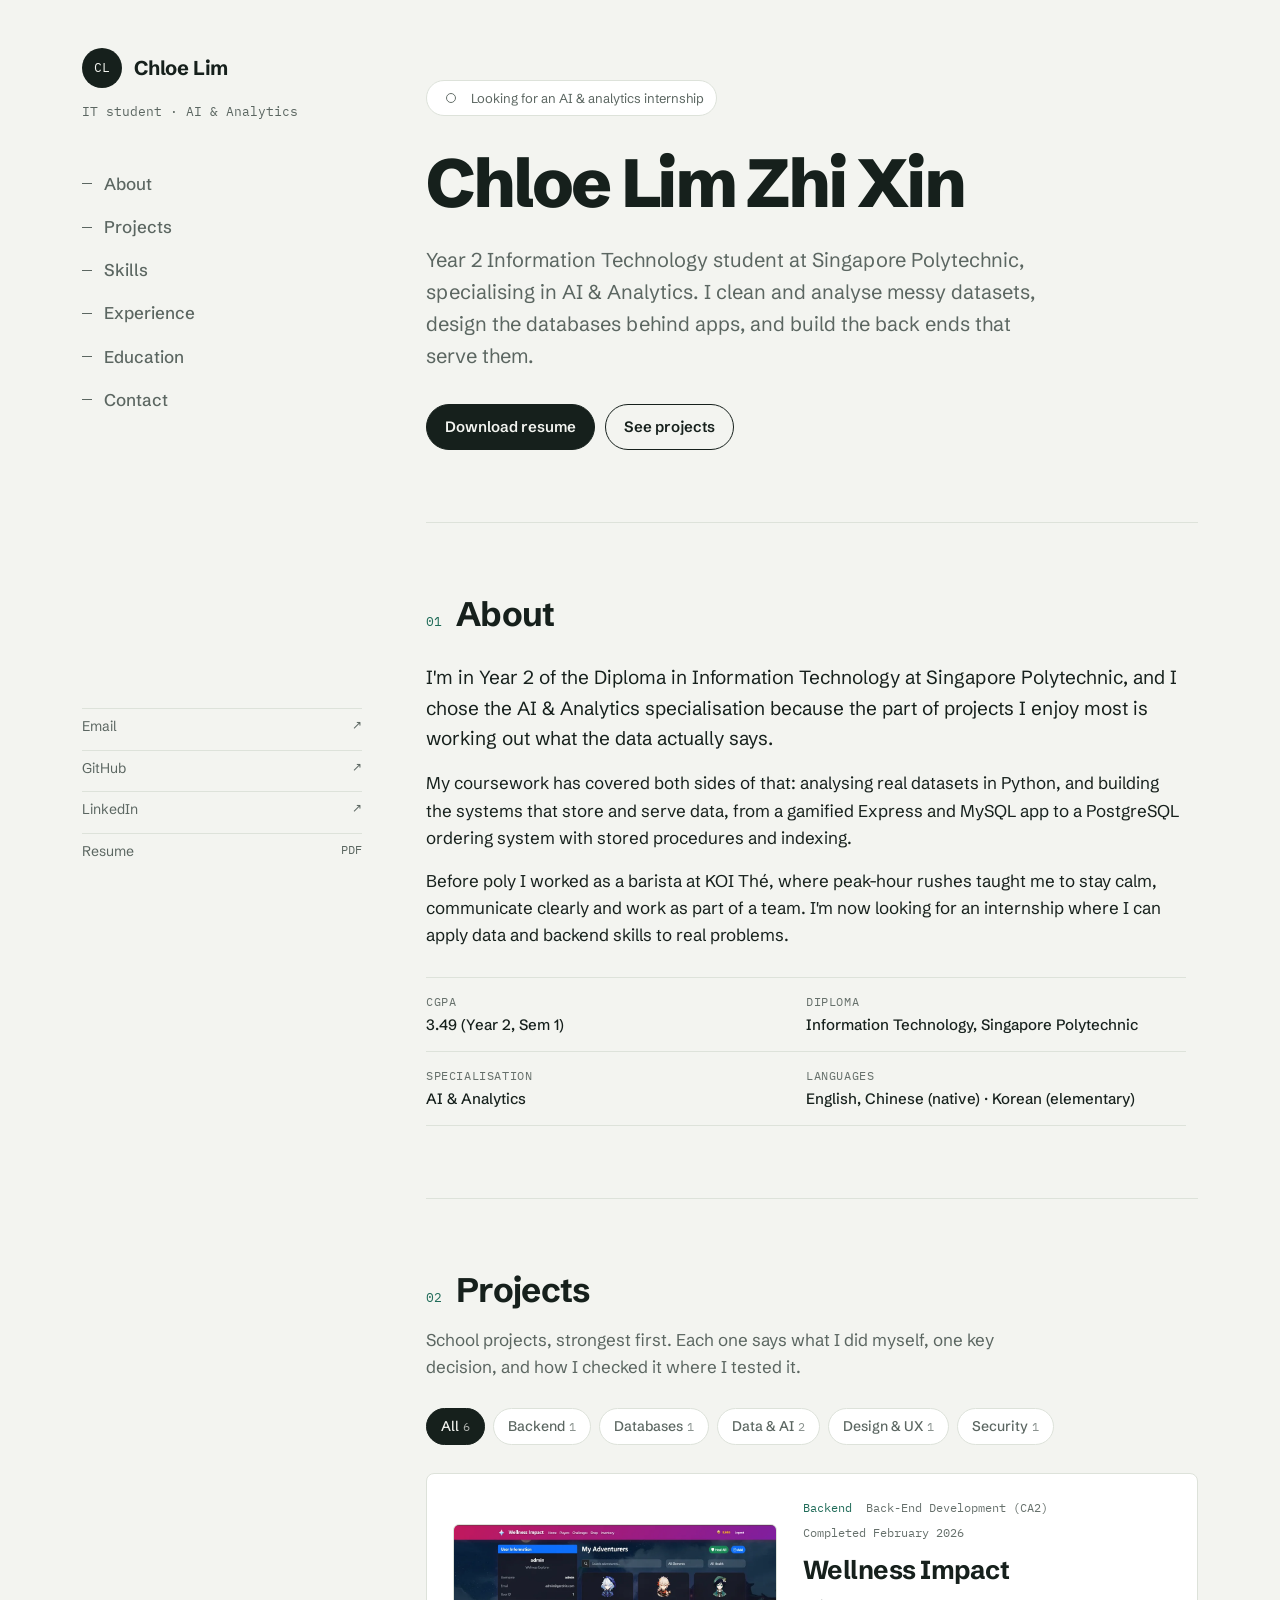
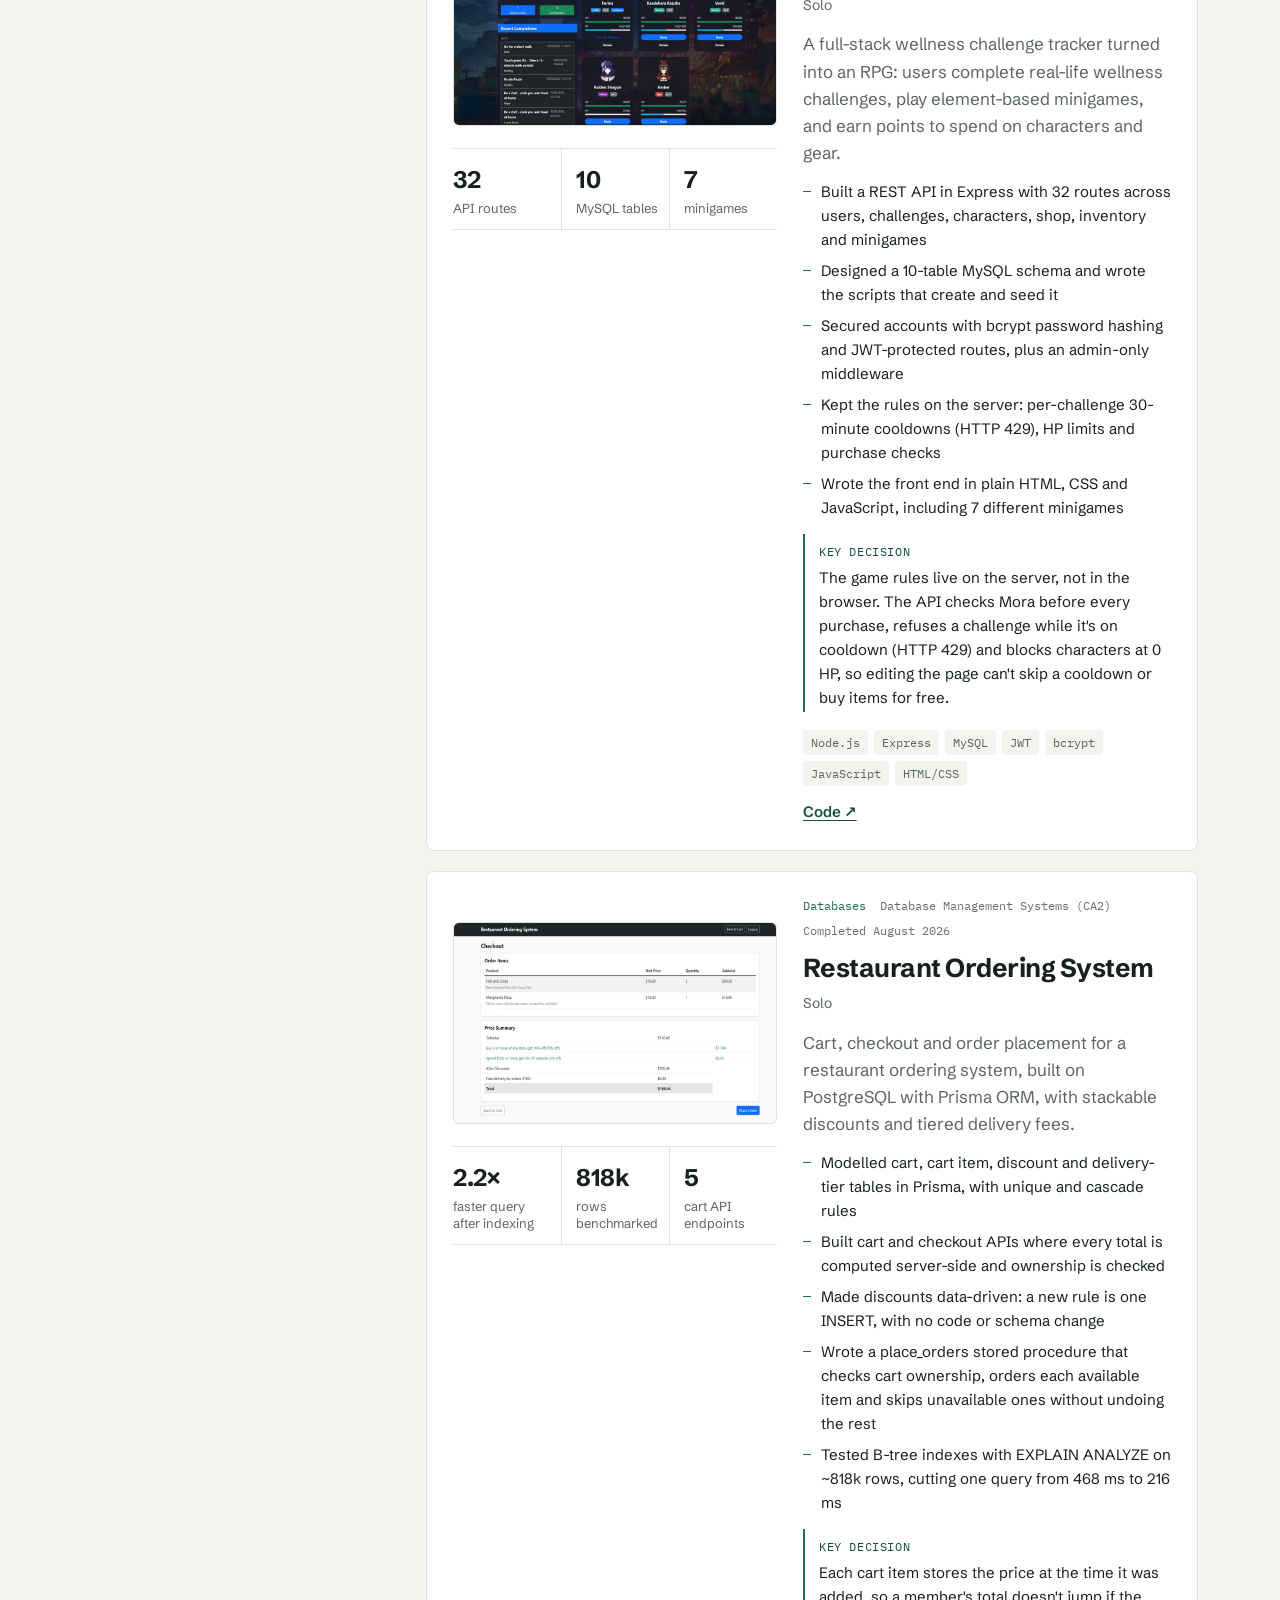
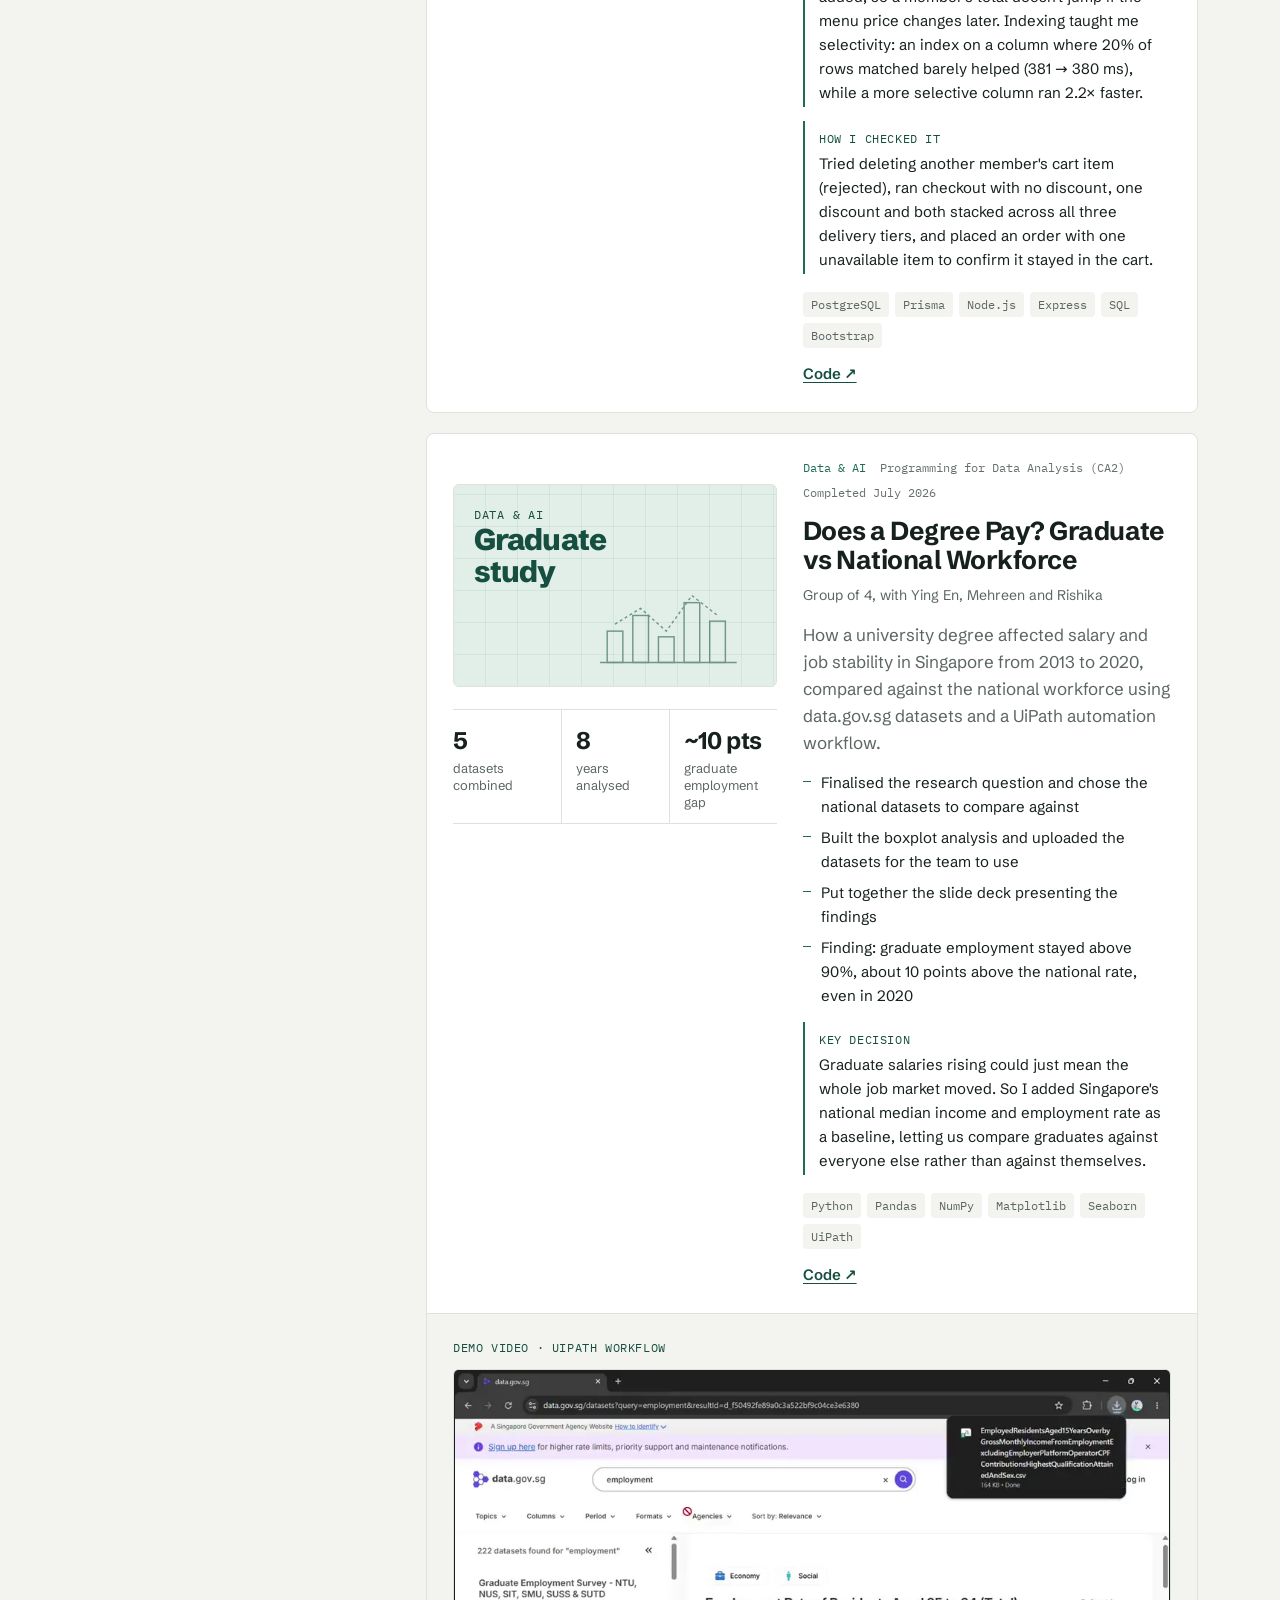
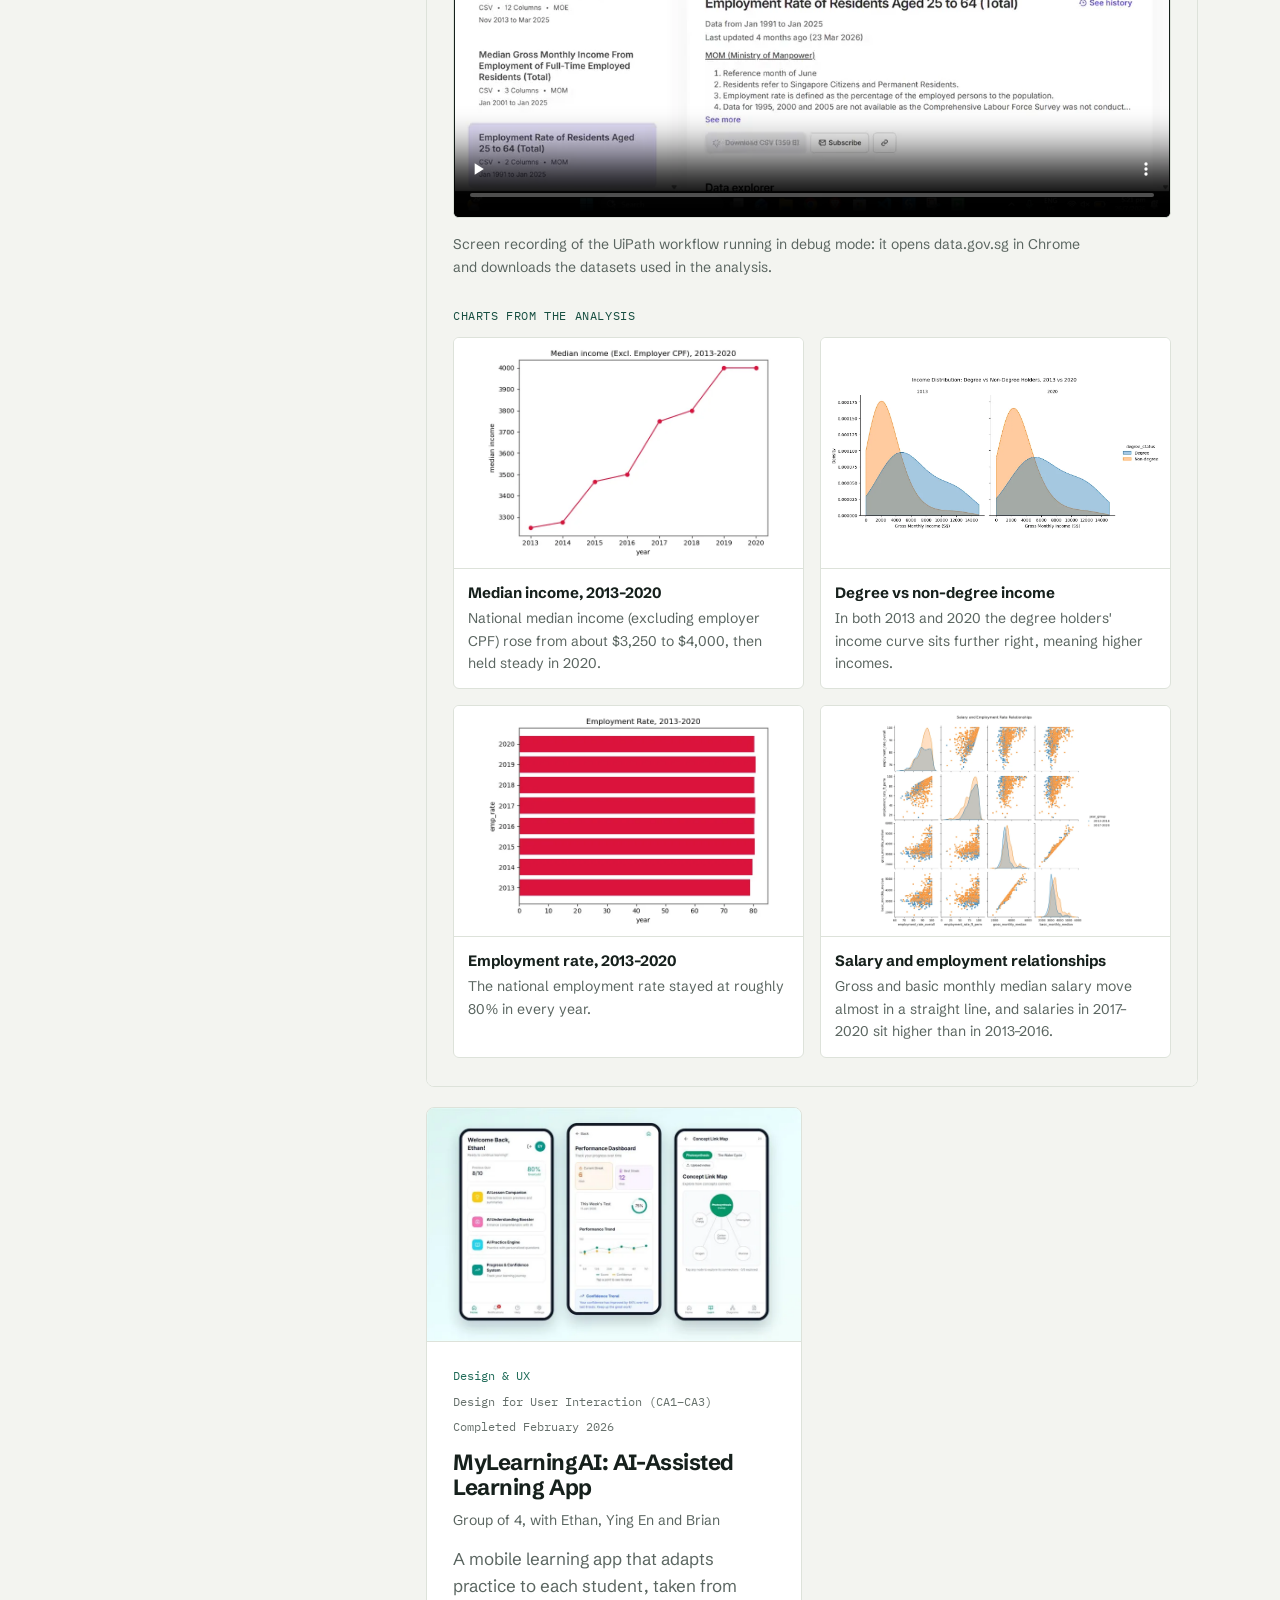
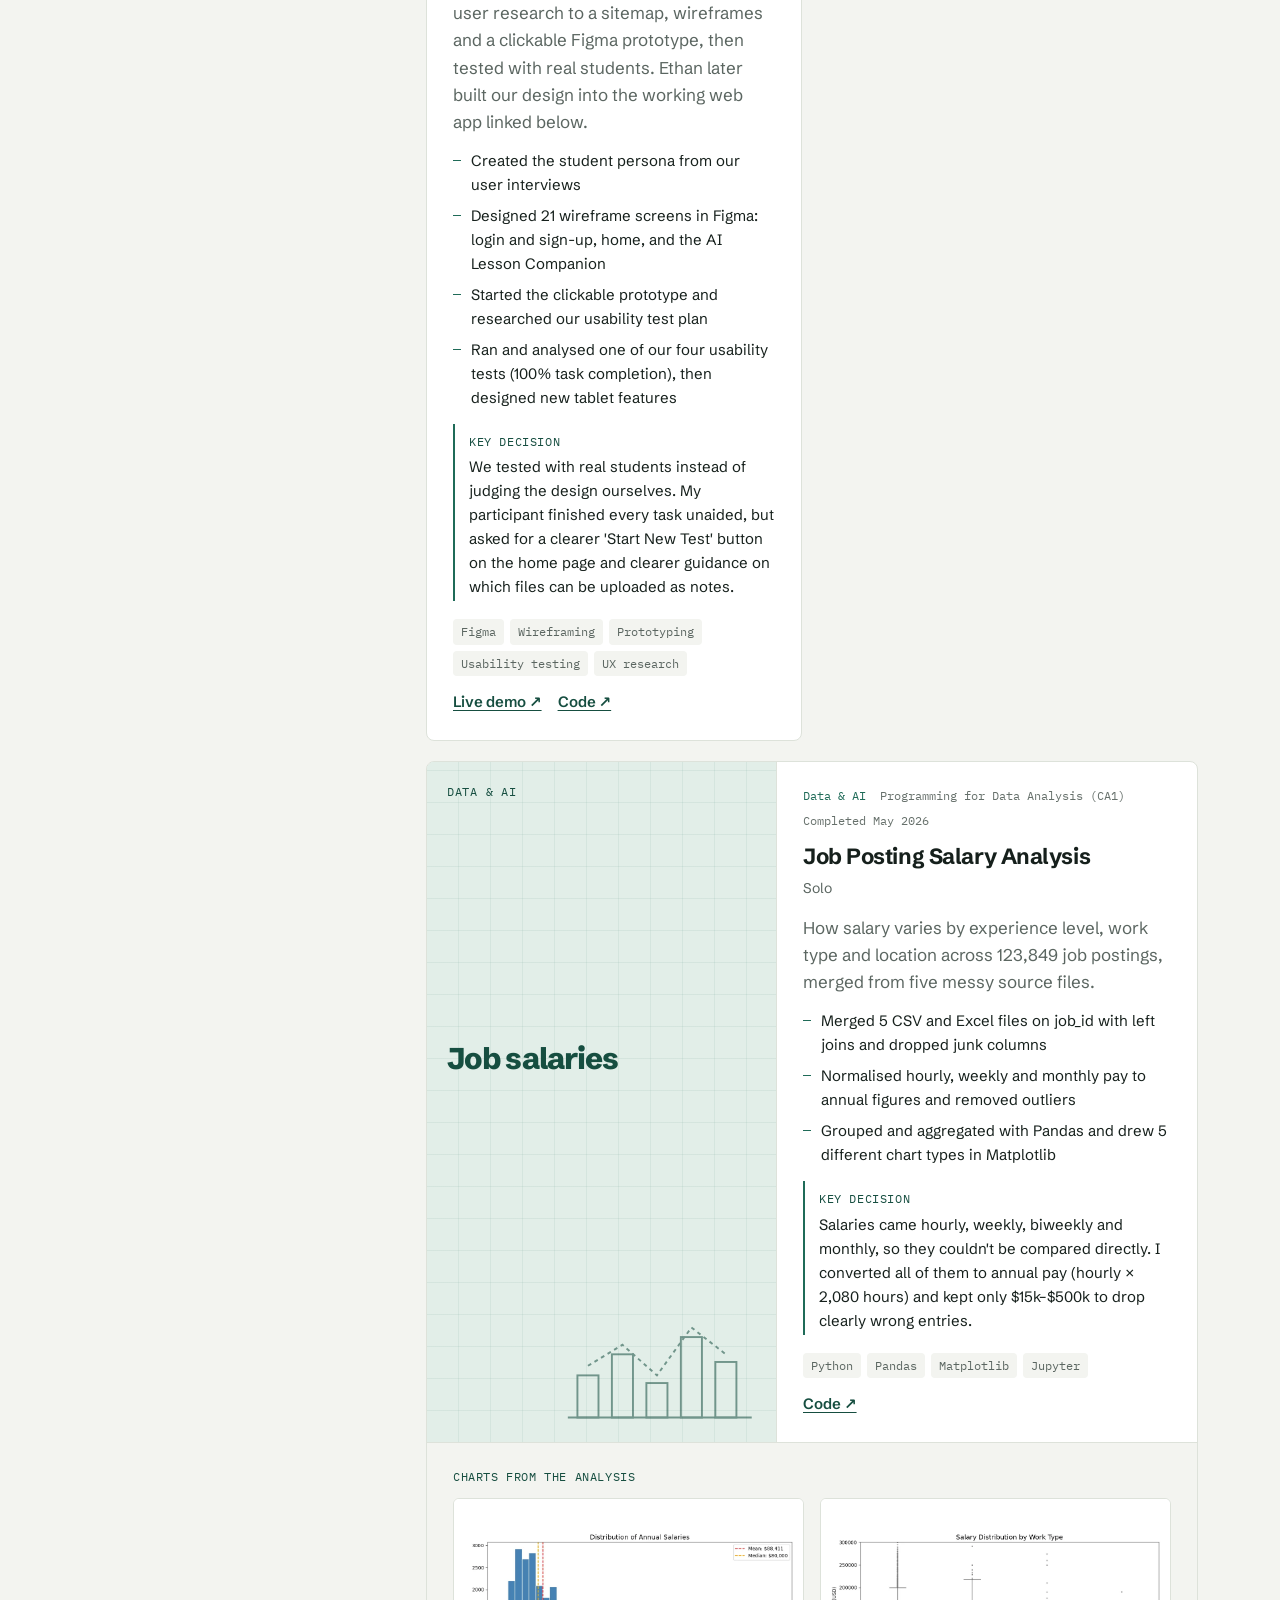
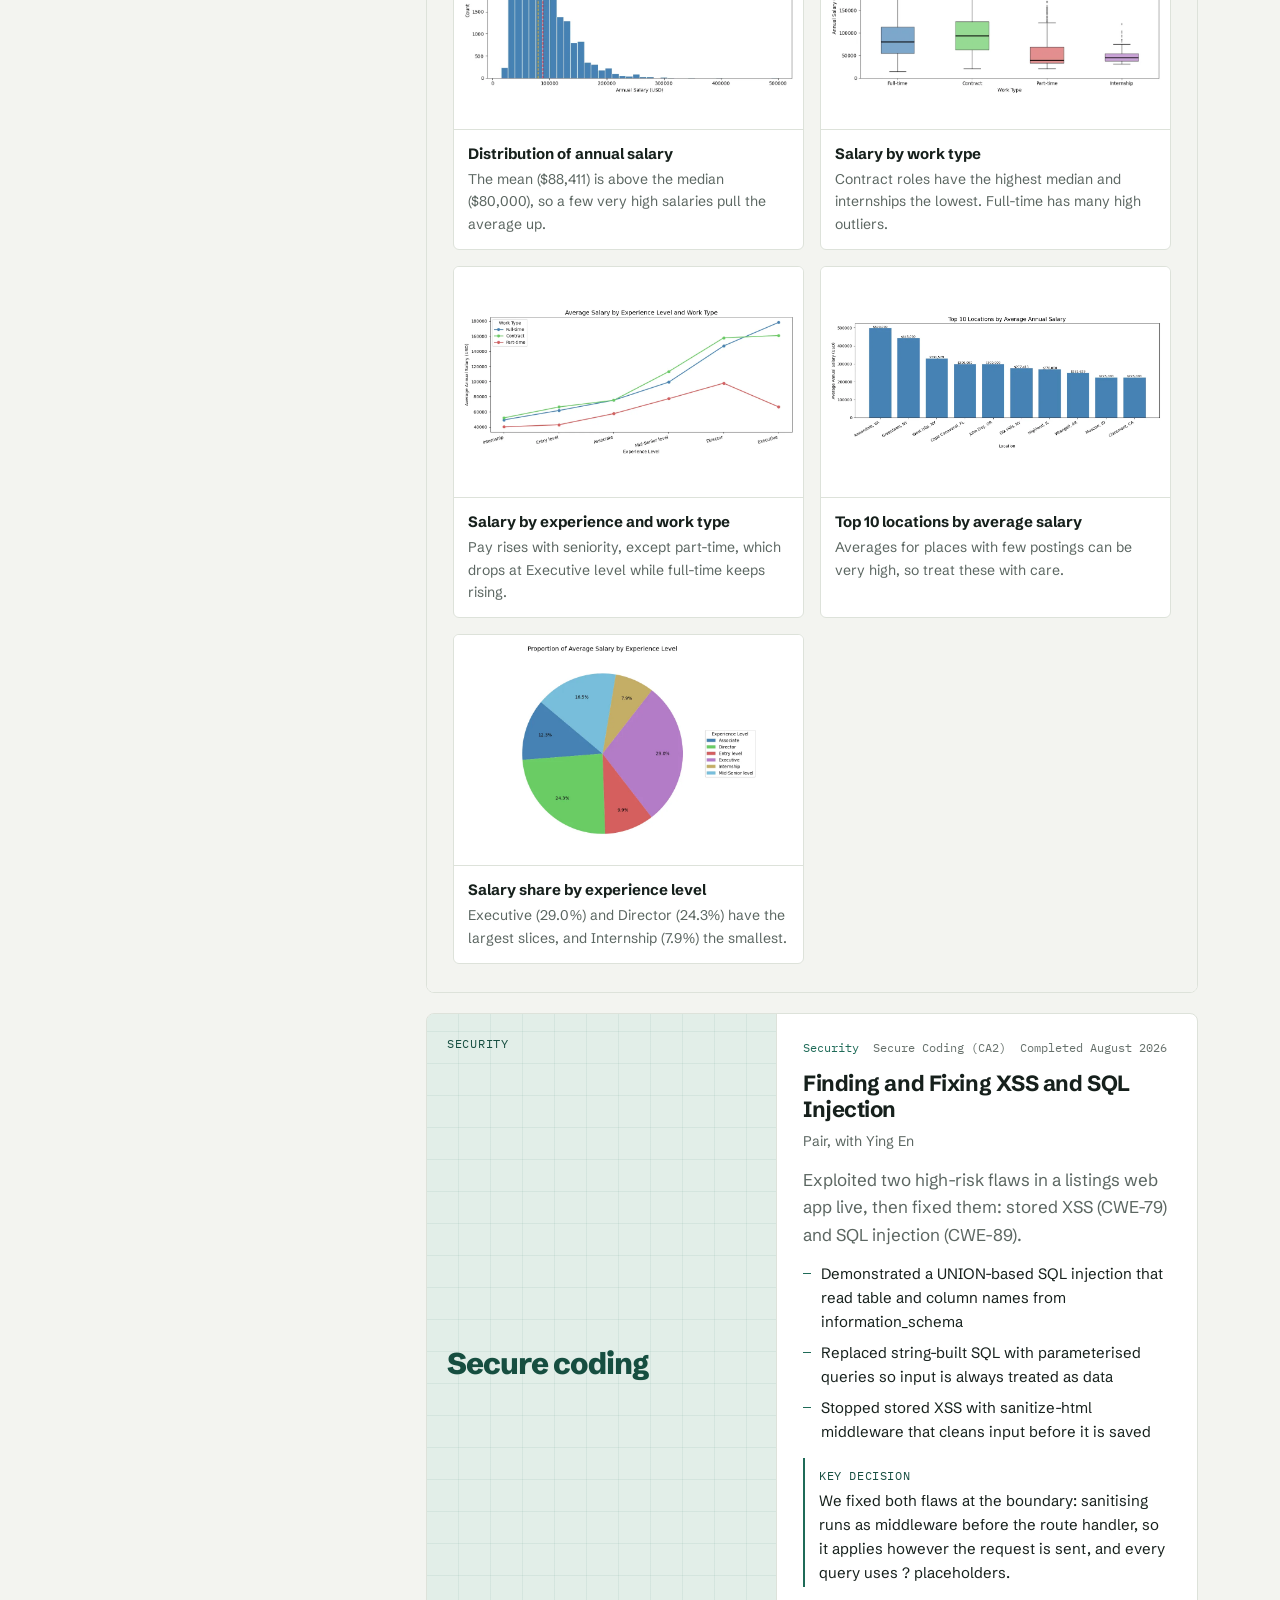
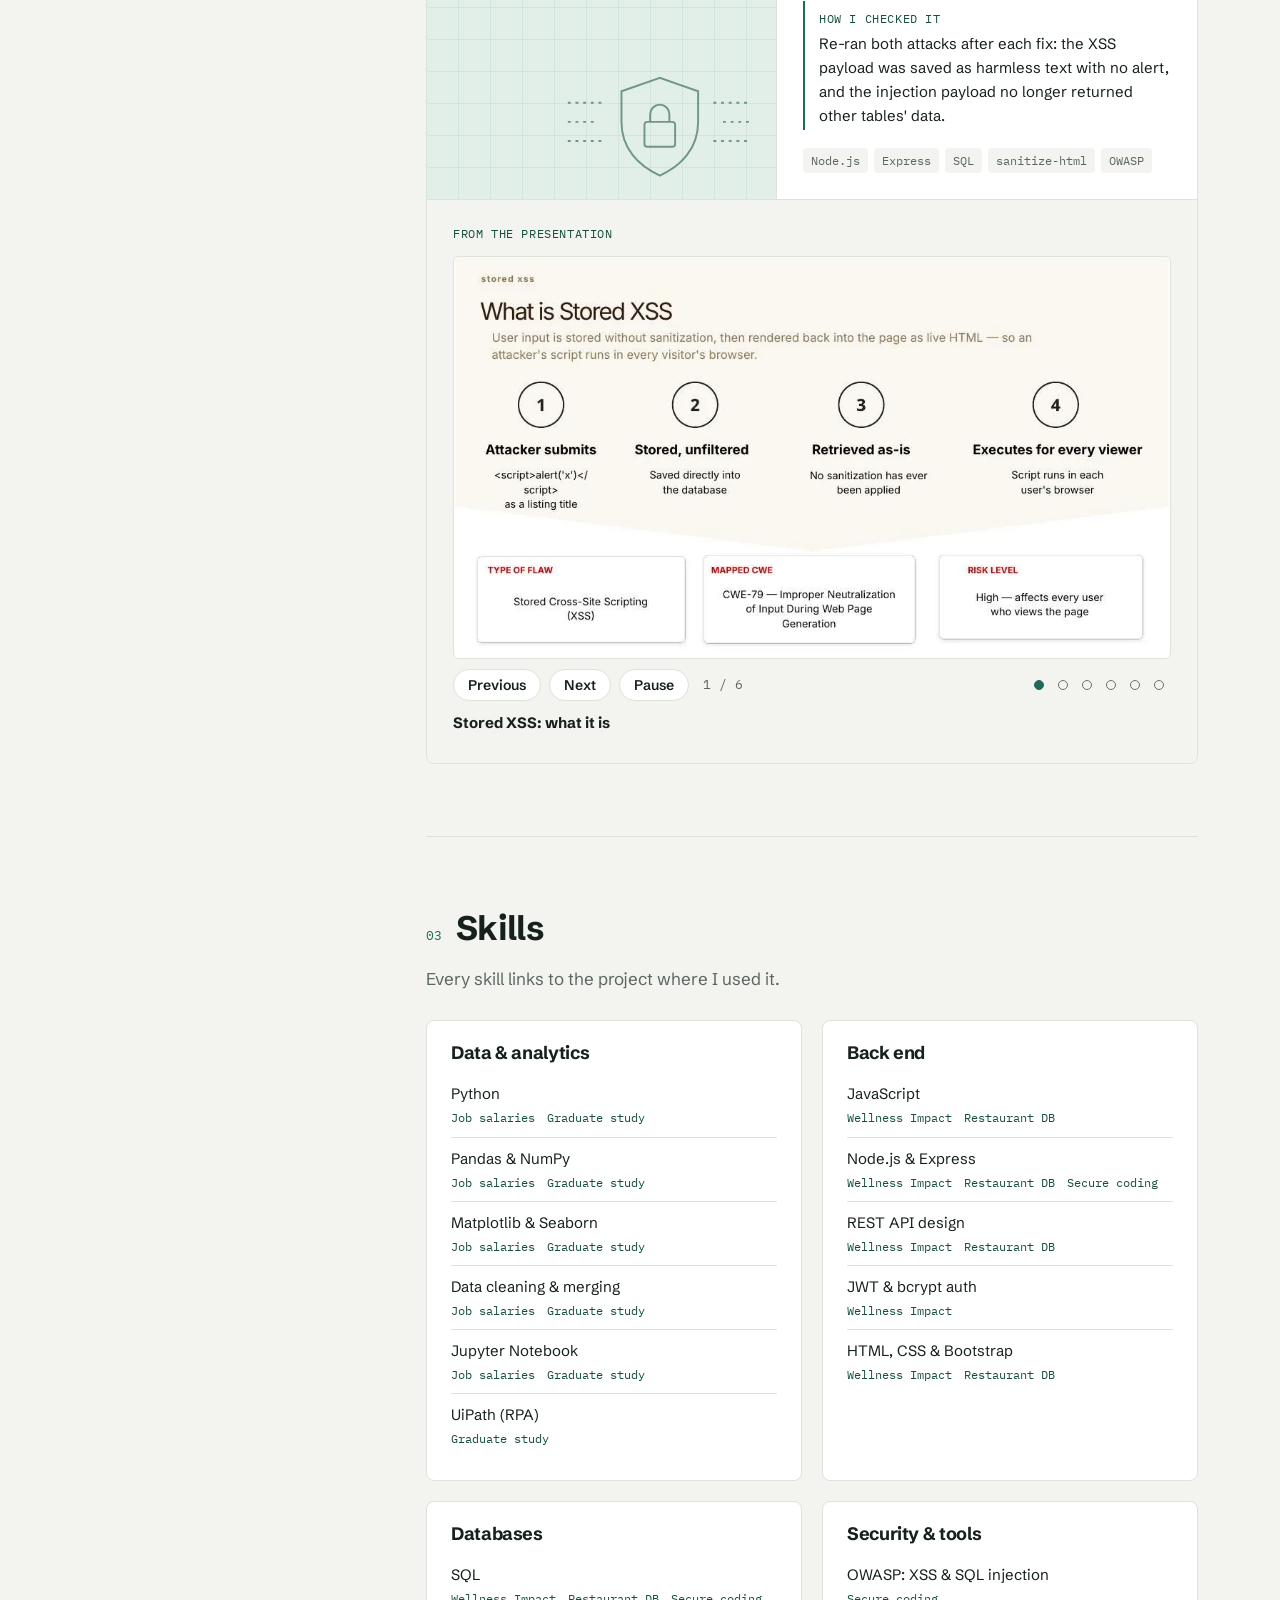
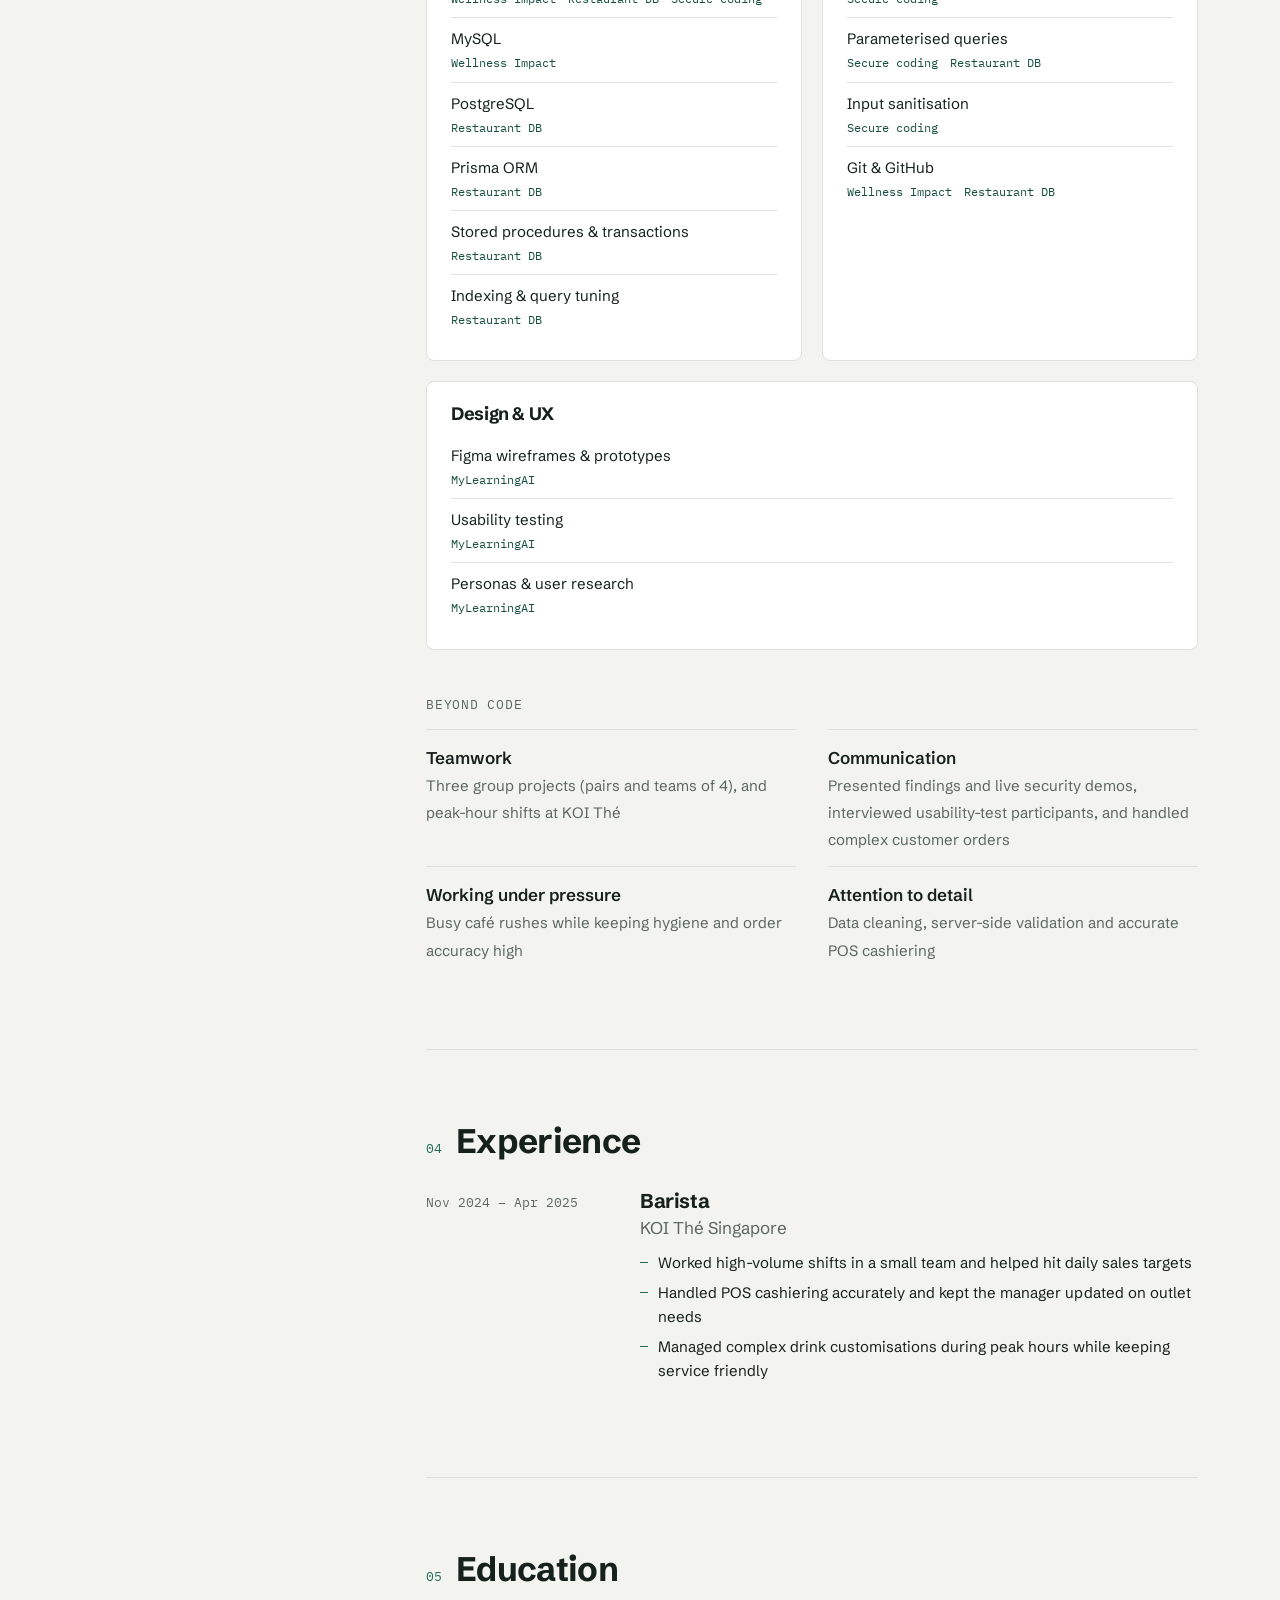
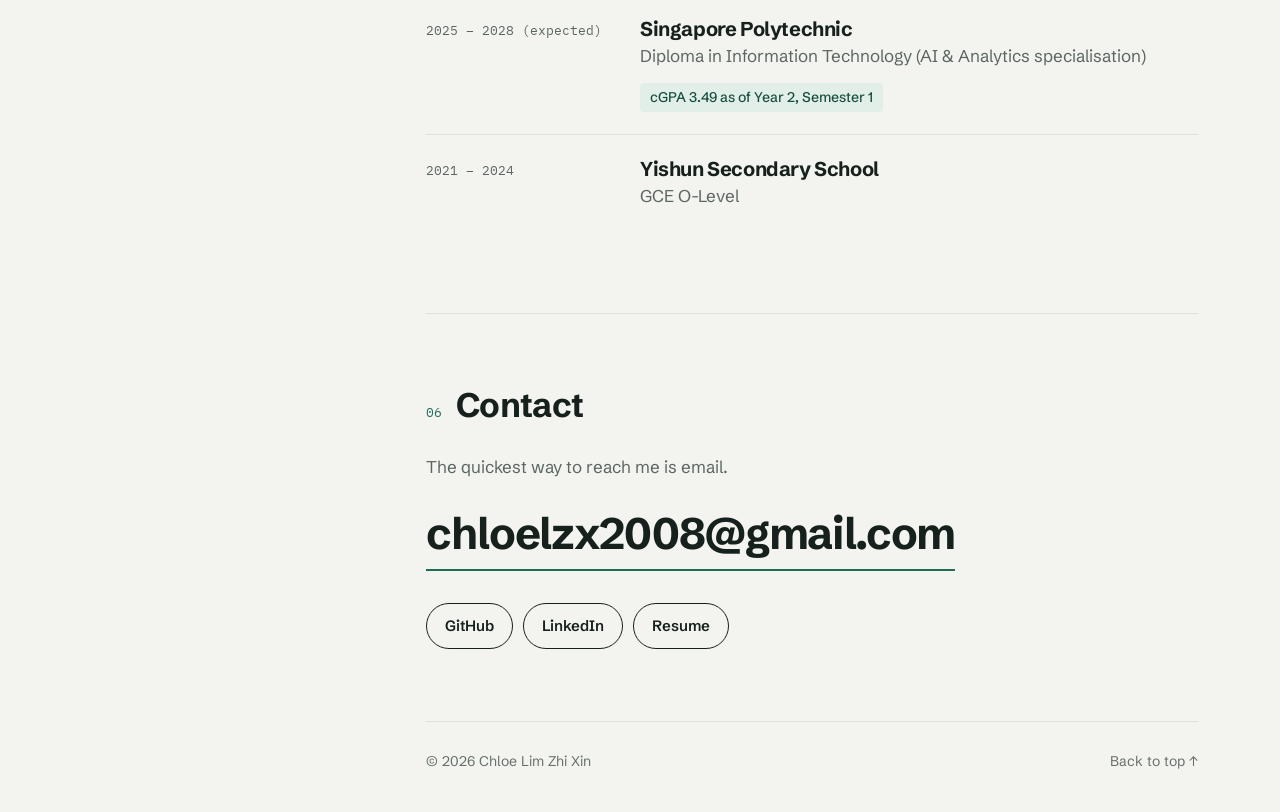
<file: index.html>
<!doctype html>
<html lang="en">
<head>
  <meta charset="utf-8">
  <meta name="viewport" content="width=device-width, initial-scale=1">
  <title>Chloe Lim · IT student, AI & Analytics</title>
  <meta name="description" content="Portfolio of Chloe Lim, Year 2 Information Technology student at Singapore Polytechnic specialising in AI & Analytics.">
  <meta name="theme-color" content="#f3f4f0">
  <meta property="og:type" content="website">
  <meta property="og:title" content="Chloe Lim · IT student, AI & Analytics">
  <meta property="og:description" content="Data analysis, database and back-end projects by a Year 2 IT student at Singapore Polytechnic.">
  <meta property="og:image" content="https://chloelzx25.github.io/assets/og-preview.png">
  <meta property="og:image:width" content="1200">
  <meta property="og:image:height" content="630">
  <meta name="twitter:card" content="summary_large_image">
  <meta name="twitter:image" content="https://chloelzx25.github.io/assets/og-preview.png">
  <link rel="icon" href="assets/favicon.svg" type="image/svg+xml">
  <link rel="preload" href="assets/fonts/schibsted-grotesk.woff2" as="font" type="font/woff2" crossorigin>
  <link rel="preload" href="assets/fonts/plex-mono-400.woff2" as="font" type="font/woff2" crossorigin>
  <link rel="stylesheet" href="styles.css?v=4">
</head>
<body>
  <a class="skip" href="#top">Skip to content</a>
  <div class="layout">

    <!-- Left column: name, navigation, links (sticky on desktop) -->
    <aside class="side">
      <div class="side-top">
        <a class="brand" href="#top">
          <span class="brand-mark" aria-hidden="true">CL</span>
          <span class="brand-name" data-text="name"></span>
        </a>
        <button class="menu-btn" type="button" aria-expanded="false" aria-controls="nav">Menu</button>
      </div>

      <p class="side-role" data-text="role"></p>

      <nav id="nav" class="nav" aria-label="Sections">
        <a href="#about">About</a>
        <a href="#projects">Projects</a>
        <a href="#skills">Skills</a>
        <a href="#experience">Experience</a>
        <a href="#education">Education</a>
        <a href="#contact">Contact</a>
      </nav>

      <div class="side-links" id="side-links"></div>
    </aside>

    <main id="top">

      <!-- Intro -->
      <header class="intro">
        <p class="status"><span class="dot" aria-hidden="true"></span><span data-text="status"></span></p>
        <h1><span data-text="fullName"></span></h1>
        <p class="intro-text" data-text="intro"></p>
        <div class="intro-actions">
          <a class="btn btn-solid" id="resume-btn" download>Download resume</a>
          <a class="btn" href="#projects">See projects</a>
        </div>
      </header>

      <!-- About -->
      <section id="about" class="section">
        <div class="section-head">
          <span class="section-num">01</span>
          <h2>About</h2>
        </div>
        <div class="about">
          <div class="about-body">
            <div id="about-text"></div>
            <dl class="facts" id="facts"></dl>
          </div>
        </div>
      </section>

      <!-- Projects -->
      <section id="projects" class="section">
        <div class="section-head">
          <span class="section-num">02</span>
          <h2>Projects</h2>
        </div>
        <p class="section-lead">School projects, strongest first. Each one says what I did myself, one key decision, and how I checked it where I tested it.</p>
        <div class="filters" id="filters" role="group" aria-label="Filter projects"></div>
        <div class="projects" id="project-list"></div>
      </section>

      <!-- Skills -->
      <section id="skills" class="section">
        <div class="section-head">
          <span class="section-num">03</span>
          <h2>Skills</h2>
        </div>
        <p class="section-lead">Every skill links to the project where I used it.</p>
        <div class="skills" id="skill-list"></div>
        <h3 class="sub">Beyond code</h3>
        <ul class="soft" id="soft-list"></ul>
      </section>

      <!-- Experience -->
      <section id="experience" class="section">
        <div class="section-head">
          <span class="section-num">04</span>
          <h2>Experience</h2>
        </div>
        <div class="timeline" id="experience-list"></div>
      </section>

      <!-- Education -->
      <section id="education" class="section">
        <div class="section-head">
          <span class="section-num">05</span>
          <h2>Education</h2>
        </div>
        <div class="timeline" id="education-list"></div>
        <div id="cert-wrap" hidden>
          <h3 class="sub">Certifications</h3>
          <ul class="certs" id="cert-list"></ul>
        </div>
      </section>

      <!-- Contact -->
      <section id="contact" class="section contact">
        <div class="section-head">
          <span class="section-num">06</span>
          <h2>Contact</h2>
        </div>
        <p class="contact-lead">The quickest way to reach me is email.</p>
        <a class="contact-email" id="contact-email"></a>
        <div class="contact-links" id="contact-links"></div>
      </section>

      <footer class="footer">
        <span>© <span id="year"></span> <span data-text="fullName"></span></span>
        <a href="#top">Back to top ↑</a>
      </footer>
    </main>
  </div>

  <script src="content.js?v=4"></script>
  <script src="main.js?v=4"></script>
</body>
</html>
</file>
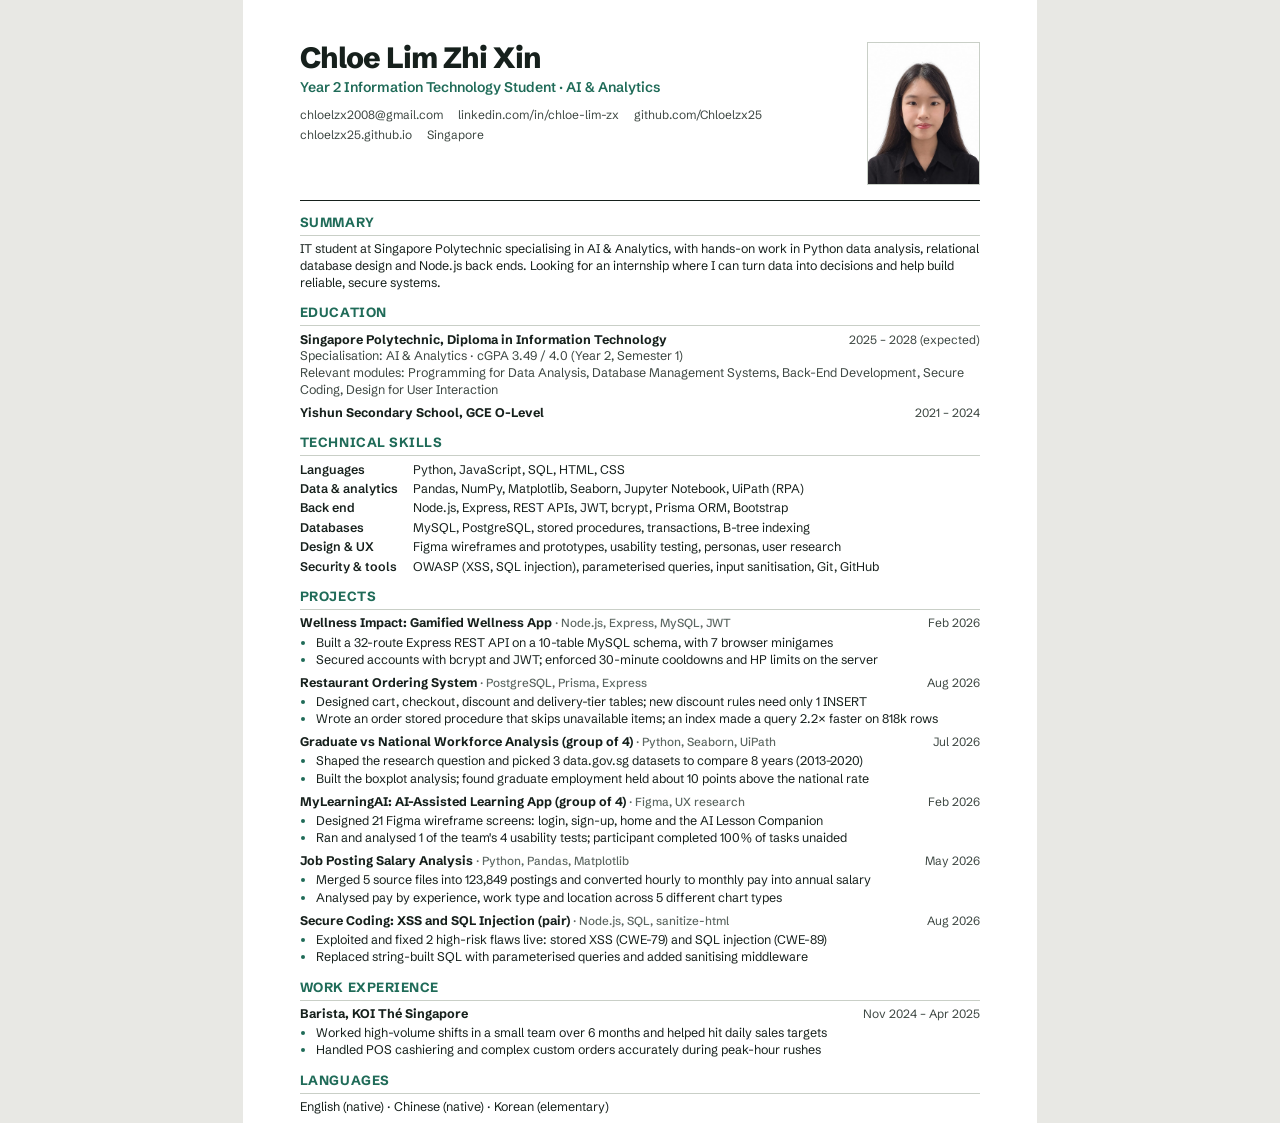
<file: resume/resume.html>
<!doctype html>
<html lang="en">
<head>
<meta charset="utf-8">
<title>Chloe Lim Zhi Xin - Resume</title>
<!--
  HOW TO UPDATE THE RESUME
  1. Edit the text below.
  2. Put your photo at assets/photo.jpg (passport-style, plain background). It shows in the box automatically.
  3. Open this file in Chrome, press Ctrl+P, choose "Save as PDF", paper A4, margins "None",
     tick "Background graphics", untick "Headers and footers".
  4. Save it over assets/Chloe-Lim-Resume.pdf so the website's Resume button uses the new version.
  Keep it to ONE page.
-->
<link rel="preconnect" href="https://fonts.googleapis.com">
<link rel="preconnect" href="https://fonts.gstatic.com" crossorigin>
<link href="https://fonts.googleapis.com/css2?family=Schibsted+Grotesk:wght@400;500;600;700;800&display=swap" rel="stylesheet">
<style>
  @font-face { font-family: "Schibsted Grotesk"; src: local("Schibsted Grotesk"), url("../assets/fonts/schibsted-grotesk.woff2") format("woff2"); font-weight: 400 800; font-display: block; }
  @page { size: A4; margin: 0; }
  * { box-sizing: border-box; }
  html, body { margin: 0; background: #e8e8e4; }
  body { font-family: "Schibsted Grotesk", Arial, sans-serif; color: #16201c; font-size: 9.4pt; line-height: 1.34; }
  .page { width: 210mm; height: 297mm; margin: 0 auto; background: #fff; padding: 11mm 15mm 9mm; overflow: hidden; }
  @media print { html, body { background: #fff; } .page { margin: 0; } }

  header { display: flex; justify-content: space-between; gap: 8mm; padding-bottom: 4mm; border-bottom: 1.4pt solid #16201c; }
  h1 { margin: 0; font-size: 22pt; font-weight: 800; letter-spacing: -0.02em; line-height: 1.1; }
  .tagline { margin: 1.2mm 0 2.6mm; font-size: 10.5pt; font-weight: 600; color: #1f6b58; }
  .contact { display: flex; flex-wrap: wrap; gap: 1mm 4mm; font-size: 9pt; color: #3d4742; }
  .contact a { color: inherit; text-decoration: none; }
  .photo { flex: none; width: 30mm; height: 38mm; border: 0.8pt solid #c9cfc7; position: relative; overflow: hidden; background: #f6f7f4; }
  .photo img { width: 100%; height: 100%; object-fit: cover; position: relative; z-index: 1; }
  .photo span { position: absolute; inset: 0; display: grid; place-items: center; font-size: 8pt; color: #9aa29d; }

  h2 { margin: 3.4mm 0 1.4mm; font-size: 10pt; font-weight: 700; text-transform: uppercase; letter-spacing: 0.04em; color: #1f6b58; border-bottom: 0.6pt solid #c9cfc7; padding-bottom: 0.8mm; }
  p { margin: 0; }
  .row { display: flex; justify-content: space-between; align-items: baseline; gap: 4mm; }
  .row strong { font-weight: 700; }
  .when { flex: none; font-size: 9pt; color: #3d4742; }
  .sub { color: #3d4742; }
  .item { margin-bottom: 1.6mm; }
  .item:last-child { margin-bottom: 0; }
  ul { margin: 0.6mm 0 0; padding-left: 4.2mm; }
  li { margin: 0.2mm 0; }
  li::marker { color: #1f6b58; }
  .skills { display: grid; grid-template-columns: 27mm 1fr; gap: 0.7mm 3mm; }
  .skills b { font-weight: 600; }
  .stack { font-size: 8.8pt; color: #5b6661; font-weight: 500; }
</style>
</head>
<body>
<div class="page">

  <header>
    <div>
      <h1>Chloe Lim Zhi Xin</h1>
      <p class="tagline">Year 2 Information Technology Student · AI &amp; Analytics</p>
      <div class="contact">
        <a href="mailto:chloelzx2008@gmail.com">chloelzx2008@gmail.com</a>
        <a href="https://www.linkedin.com/in/chloe-lim-zx">linkedin.com/in/chloe-lim-zx</a>
        <a href="https://github.com/Chloelzx25">github.com/Chloelzx25</a>
        <a href="https://chloelzx25.github.io/">chloelzx25.github.io</a>
        <span>Singapore</span>
      </div>
    </div>
    <div class="photo"><img src="../assets/photo.jpg" alt="" onerror="this.remove()"><span>Photo</span></div>
  </header>

  <h2>Summary</h2>
  <p>IT student at Singapore Polytechnic specialising in AI &amp; Analytics, with hands-on work in Python data analysis, relational database design and Node.js back ends. Looking for an internship where I can turn data into decisions and help build reliable, secure systems.</p>

  <h2>Education</h2>
  <div class="item">
    <div class="row"><strong>Singapore Polytechnic, Diploma in Information Technology</strong><span class="when">2025 – 2028 (expected)</span></div>
    <p class="sub">Specialisation: AI &amp; Analytics · cGPA 3.49 / 4.0 (Year 2, Semester 1)</p>
    <p class="sub">Relevant modules: Programming for Data Analysis, Database Management Systems, Back-End Development, Secure Coding, Design for User Interaction</p>
  </div>
  <div class="item">
    <div class="row"><strong>Yishun Secondary School, GCE O-Level</strong><span class="when">2021 – 2024</span></div>
  </div>

  <h2>Technical Skills</h2>
  <div class="skills">
    <b>Languages</b><span>Python, JavaScript, SQL, HTML, CSS</span>
    <b>Data &amp; analytics</b><span>Pandas, NumPy, Matplotlib, Seaborn, Jupyter Notebook, UiPath (RPA)</span>
    <b>Back end</b><span>Node.js, Express, REST APIs, JWT, bcrypt, Prisma ORM, Bootstrap</span>
    <b>Databases</b><span>MySQL, PostgreSQL, stored procedures, transactions, B-tree indexing</span>
    <b>Design &amp; UX</b><span>Figma wireframes and prototypes, usability testing, personas, user research</span>
    <b>Security &amp; tools</b><span>OWASP (XSS, SQL injection), parameterised queries, input sanitisation, Git, GitHub</span>
  </div>

  <h2>Projects</h2>
  <div class="item">
    <div class="row"><strong>Wellness Impact: Gamified Wellness App <span class="stack">· Node.js, Express, MySQL, JWT</span></strong><span class="when">Feb 2026</span></div>
    <ul>
      <li>Built a 32-route Express REST API on a 10-table MySQL schema, with 7 browser minigames</li>
      <li>Secured accounts with bcrypt and JWT; enforced 30-minute cooldowns and HP limits on the server</li>
    </ul>
  </div>
  <div class="item">
    <div class="row"><strong>Restaurant Ordering System <span class="stack">· PostgreSQL, Prisma, Express</span></strong><span class="when">Aug 2026</span></div>
    <ul>
      <li>Designed cart, checkout, discount and delivery-tier tables; new discount rules need only 1 INSERT</li>
      <li>Wrote an order stored procedure that skips unavailable items; an index made a query 2.2× faster on 818k rows</li>
    </ul>
  </div>
  <div class="item">
    <div class="row"><strong>Graduate vs National Workforce Analysis (group of 4) <span class="stack">· Python, Seaborn, UiPath</span></strong><span class="when">Jul 2026</span></div>
    <ul>
      <li>Shaped the research question and picked 3 data.gov.sg datasets to compare 8 years (2013–2020)</li>
      <li>Built the boxplot analysis; found graduate employment held about 10 points above the national rate</li>
    </ul>
  </div>
  <div class="item">
    <div class="row"><strong>MyLearningAI: AI-Assisted Learning App (group of 4) <span class="stack">· Figma, UX research</span></strong><span class="when">Feb 2026</span></div>
    <ul>
      <li>Designed 21 Figma wireframe screens: login, sign-up, home and the AI Lesson Companion</li>
      <li>Ran and analysed 1 of the team's 4 usability tests; participant completed 100% of tasks unaided</li>
    </ul>
  </div>
  <div class="item">
    <div class="row"><strong>Job Posting Salary Analysis <span class="stack">· Python, Pandas, Matplotlib</span></strong><span class="when">May 2026</span></div>
    <ul>
      <li>Merged 5 source files into 123,849 postings and converted hourly to monthly pay into annual salary</li>
      <li>Analysed pay by experience, work type and location across 5 different chart types</li>
    </ul>
  </div>
  <div class="item">
    <div class="row"><strong>Secure Coding: XSS and SQL Injection (pair) <span class="stack">· Node.js, SQL, sanitize-html</span></strong><span class="when">Aug 2026</span></div>
    <ul>
      <li>Exploited and fixed 2 high-risk flaws live: stored XSS (CWE-79) and SQL injection (CWE-89)</li>
      <li>Replaced string-built SQL with parameterised queries and added sanitising middleware</li>
    </ul>
  </div>

  <h2>Work Experience</h2>
  <div class="item">
    <div class="row"><strong>Barista, KOI Thé Singapore</strong><span class="when">Nov 2024 – Apr 2025</span></div>
    <ul>
      <li>Worked high-volume shifts in a small team over 6 months and helped hit daily sales targets</li>
      <li>Handled POS cashiering and complex custom orders accurately during peak-hour rushes</li>
    </ul>
  </div>

  <h2>Languages</h2>
  <p>English (native) · Chinese (native) · Korean (elementary)</p>

</div>
</body>
</html>
</file>
<file: styles.css>
/* Fonts are stored in assets/fonts so the page doesn't wait on another server. */
@font-face { font-family: "Schibsted Grotesk"; font-weight: 400 800; font-display: swap; src: url("assets/fonts/schibsted-grotesk.woff2") format("woff2"); }
@font-face { font-family: "IBM Plex Mono"; font-weight: 400; font-display: swap; src: url("assets/fonts/plex-mono-400.woff2") format("woff2"); }

/* Colours and sizes live here. Change --accent to restyle the whole site. */
:root {
  --bg: #f3f4f0;
  --paper: #ffffff;
  --ink: #16201c;
  --muted: #5b6661;
  --faint: #66706b;
  --line: #dde2da;
  --accent: #1f6b58;
  --accent-ink: #164e40;
  --accent-soft: #e2eee8;
  --sans: "Schibsted Grotesk", system-ui, -apple-system, "Segoe UI", sans-serif;
  --mono: "IBM Plex Mono", ui-monospace, Consolas, monospace;
  --radius: 8px;
  --side: 280px;
}

* { box-sizing: border-box; }
[hidden] { display: none !important; }
html { scroll-behavior: smooth; scroll-padding-top: 24px; }
body {
  margin: 0;
  background: var(--bg);
  color: var(--ink);
  font-family: var(--sans);
  font-size: 17px;
  line-height: 1.6;
  -webkit-font-smoothing: antialiased;
}
a { color: inherit; }
img { max-width: 100%; display: block; }
h1, h2, h3 { line-height: 1.15; margin: 0; letter-spacing: -0.02em; }
:focus-visible { outline: 2px solid var(--accent); outline-offset: 3px; border-radius: 4px; }

/* ---------- Layout ---------- */
.layout {
  max-width: 1180px;
  margin: 0 auto;
  display: grid;
  grid-template-columns: var(--side) minmax(0, 1fr);
  gap: 64px;
  padding: 0 32px;
}

/* ---------- Side column ---------- */
.side {
  position: sticky;
  top: 0;
  height: 100vh;
  padding: 48px 0 32px;
  display: flex;
  flex-direction: column;
}
.side-top { display: flex; align-items: center; justify-content: space-between; }
.brand { display: flex; align-items: center; gap: 12px; text-decoration: none; }
.brand-mark {
  width: 40px; height: 40px;
  display: grid; place-items: center;
  background: var(--ink); color: var(--bg);
  border-radius: 50%;
  font-family: var(--mono); font-size: 13px; font-weight: 400;
}
.brand-name { font-weight: 700; font-size: 20px; letter-spacing: -0.01em; }
.side-role {
  margin: 14px 0 40px;
  color: var(--muted);
  font-family: var(--mono);
  font-size: 13px;
}
.menu-btn { display: none; }

.nav { display: flex; flex-direction: column; gap: 2px; }
.nav a {
  position: relative;
  padding: 7px 0 7px 22px;
  text-decoration: none;
  color: var(--muted);
  font-weight: 500;
  transition: color .15s;
}
.nav a::before {
  content: "";
  position: absolute; left: 0; top: 50%;
  width: 10px; height: 1px;
  background: currentColor;
  transition: width .2s;
}
.nav a:hover { color: var(--ink); }
.nav a.active { color: var(--ink); }
.nav a.active::before { width: 16px; background: var(--accent); }

.side-links {
  margin-top: auto;
  display: flex; flex-direction: column; gap: 6px;
  font-size: 14px;
}
.side-links a {
  color: var(--muted);
  text-decoration: none;
  display: flex; justify-content: space-between;
  padding: 6px 0;
  border-top: 1px solid var(--line);
}
.side-links a:hover { color: var(--accent); }
.side-links a span:last-child { font-family: var(--mono); font-size: 12px; }

/* ---------- Intro ---------- */
main { padding: 48px 0 0; min-width: 0; }
.intro { padding: 32px 0 72px; border-bottom: 1px solid var(--line); }
.status {
  display: inline-flex; align-items: center; gap: 8px;
  margin: 0 0 28px;
  padding: 5px 12px;
  border: 1px solid var(--line);
  border-radius: 99px;
  background: var(--paper);
  font-size: 13px;
  color: var(--muted);
}
.dot { width: 7px; height: 7px; border-radius: 50%; background: var(--accent); }
.intro h1 {
  font-size: clamp(40px, 6vw, 68px);
  font-weight: 800;
  letter-spacing: -0.035em;
}
.intro-text {
  max-width: 640px;
  margin: 22px 0 32px;
  font-size: 20px;
  color: var(--muted);
}
.intro-actions { display: flex; flex-wrap: wrap; gap: 10px; }
.btn {
  display: inline-flex; align-items: center; gap: 8px;
  padding: 10px 18px;
  border: 1px solid var(--ink);
  border-radius: 99px;
  font-weight: 600; font-size: 15px;
  text-decoration: none;
  transition: background .15s, color .15s;
}
.btn:hover { background: var(--ink); color: var(--bg); }
.btn-solid { background: var(--ink); color: var(--bg); }
.btn-solid:hover { background: var(--accent-ink); border-color: var(--accent-ink); }

/* ---------- Sections ---------- */
.section { padding: 72px 0; border-bottom: 1px solid var(--line); }
.section-head { display: flex; align-items: baseline; gap: 14px; margin-bottom: 28px; }
.section-num { font-family: var(--mono); font-size: 13px; color: var(--accent); }
.section h2 { font-size: 34px; font-weight: 700; }
.section-lead { margin: -12px 0 28px; color: var(--muted); max-width: 600px; }
.sub {
  margin: 48px 0 16px;
  font-family: var(--mono);
  font-size: 13px; font-weight: 400;
  text-transform: uppercase; letter-spacing: 0.06em;
  color: var(--muted);
}

/* ---------- About ---------- */
.about { display: grid; grid-template-columns: minmax(0, 1fr); gap: 40px; align-items: start; }
.about-body { max-width: 760px; }
.about-body p { margin: 0 0 16px; }
.about-body p:first-child { font-size: 19px; }
.facts {
  margin: 28px 0 0;
  display: grid;
  grid-template-columns: repeat(2, minmax(0, 1fr));
  border-top: 1px solid var(--line);
}
.facts div { padding: 14px 16px 14px 0; border-bottom: 1px solid var(--line); }
.facts dt { font-family: var(--mono); font-size: 12px; color: var(--faint); text-transform: uppercase; letter-spacing: .05em; }
.facts dd { margin: 2px 0 0; font-weight: 500; font-size: 15px; }

/* ---------- Projects ---------- */
.filters { display: flex; flex-wrap: wrap; gap: 8px; margin-bottom: 28px; }
.filters button {
  font: inherit; font-size: 14px; font-weight: 500;
  padding: 6px 14px;
  border: 1px solid var(--line);
  border-radius: 99px;
  background: var(--paper);
  color: var(--muted);
  cursor: pointer;
}
.filters button:hover { color: var(--ink); border-color: var(--ink); }
.filters button[aria-pressed="true"] { background: var(--ink); border-color: var(--ink); color: var(--bg); }
.filters .count { font-family: var(--mono); font-size: 12px; opacity: .7; margin-left: 4px; }

.projects { display: grid; gap: 20px; grid-template-columns: repeat(2, minmax(0, 1fr)); }
.project {
  background: var(--paper);
  border: 1px solid var(--line);
  border-radius: var(--radius);
  overflow: hidden;
  display: flex; flex-direction: column;
  scroll-margin-top: 24px;
}
.project.featured { grid-column: 1 / -1; display: grid; grid-template-columns: minmax(0, 5fr) minmax(0, 6fr); }
.project.flash { animation: flash 1.4s ease-out; }
@keyframes flash { from { box-shadow: 0 0 0 3px var(--accent); } to { box-shadow: 0 0 0 3px transparent; } }

.shot { position: relative; aspect-ratio: 8 / 5; background: var(--accent-soft); border-bottom: 1px solid var(--line); }
.feature-side { position: sticky; top: 24px; align-self: start; padding: 26px 0 26px 26px; display: flex; flex-direction: column; gap: 22px; }
.feature-side .shot { border: 1px solid var(--line); border-radius: 6px; overflow: hidden; }
.shot img { width: 100%; height: 100%; object-fit: cover; object-position: top; }
.shot-placeholder {
  position: absolute; inset: 0;
  display: flex; flex-direction: column; justify-content: space-between;
  padding: 20px;
  background:
    repeating-linear-gradient(0deg, transparent 0 31px, rgb(31 107 88 / .07) 31px 32px),
    repeating-linear-gradient(90deg, transparent 0 31px, rgb(31 107 88 / .07) 31px 32px),
    var(--accent-soft);
  color: var(--accent-ink);
}
.shot-placeholder .tag { font-family: var(--mono); font-size: 12px; text-transform: uppercase; letter-spacing: .06em; }
.shot-placeholder .glyph { font-size: 30px; font-weight: 800; letter-spacing: -0.03em; line-height: 1.05; max-width: 70%; }
.shot-placeholder svg { width: 62%; max-width: 260px; align-self: flex-end; opacity: .55; }

.project-body { padding: 24px 26px 26px; display: flex; flex-direction: column; gap: 14px; flex: 1; }
.meta { display: flex; flex-wrap: wrap; gap: 6px 14px; font-family: var(--mono); font-size: 12px; color: var(--faint); }
.meta .area { color: var(--accent); }
.project h3 { font-size: 22px; font-weight: 700; }
.project.featured h3 { font-size: 26px; }
.project p.summary { margin: 0; color: var(--muted); }
.team { font-size: 14px; color: var(--muted); margin: -6px 0 0; }
.did { margin: 0; padding: 0; list-style: none; display: grid; gap: 7px; font-size: 15px; }
.did li { position: relative; padding-left: 18px; }
.did li::before { content: ""; position: absolute; left: 0; top: .72em; width: 8px; height: 1px; background: var(--accent); }
.numbers { display: grid; grid-template-columns: repeat(3, minmax(0, 1fr)); border-top: 1px solid var(--line); border-bottom: 1px solid var(--line); }
.numbers div { padding: 12px 10px 12px 0; }
.numbers div + div { padding-left: 14px; border-left: 1px solid var(--line); }
.numbers strong { display: block; font-size: 24px; font-weight: 700; letter-spacing: -0.02em; }
.numbers span { font-size: 13px; color: var(--muted); line-height: 1.3; display: block; }
.stack { display: flex; flex-wrap: wrap; gap: 6px; margin-top: auto; padding-top: 4px; }
.stack li { list-style: none; font-family: var(--mono); font-size: 12px; padding: 3px 8px; border-radius: 4px; background: var(--bg); color: var(--muted); }
.stack { padding-left: 0; margin-bottom: 0; }
.project-links { display: flex; gap: 16px; font-weight: 600; font-size: 15px; }
.project-links a { color: var(--accent-ink); text-underline-offset: 3px; }
.empty-filter { color: var(--muted); }
.note-block { border-left: 2px solid var(--accent); padding: 2px 0 2px 14px; }
.note-block p { margin: 2px 0 0; font-size: 15px; }
.note-label { font-family: var(--mono); font-size: 12px; text-transform: uppercase; letter-spacing: .05em; color: var(--accent-ink); }
.skip { position: absolute; left: 16px; top: -60px; z-index: 20; padding: 8px 14px; border-radius: 6px; background: var(--ink); color: var(--bg); font-weight: 600; text-decoration: none; }
.skip:focus { top: 12px; }

/* ---------- Skills ---------- */
.skills { display: grid; grid-template-columns: repeat(2, minmax(0, 1fr)); gap: 20px; }
.skill-group { background: var(--paper); border: 1px solid var(--line); border-radius: var(--radius); padding: 22px 24px; }
.skill-group:last-child:nth-child(odd) { grid-column: 1 / -1; }
.skill-group h3 { font-size: 18px; font-weight: 700; margin-bottom: 10px; }
.skill-group ul { list-style: none; margin: 0; padding: 0; }
.skill-group li {
  display: flex; flex-direction: column; gap: 2px;
  padding: 9px 0;
  border-top: 1px solid var(--line);
  font-size: 15px;
}
.skill-group li:first-child { border-top: 0; }
.proof { display: flex; flex-wrap: wrap; gap: 2px 12px; }
.proof a { font-family: var(--mono); font-size: 12px; color: var(--accent-ink); text-decoration: none; white-space: nowrap; }
.proof a:hover { text-decoration: underline; }
.soft { list-style: none; margin: 0; padding: 0; display: grid; grid-template-columns: repeat(2, minmax(0, 1fr)); gap: 0 32px; }
.soft li { padding: 14px 0; border-top: 1px solid var(--line); }
.soft strong { display: block; font-weight: 600; }
.soft span { color: var(--muted); font-size: 15px; }

/* ---------- Timeline (experience + education) ---------- */
.timeline { display: grid; }
.entry { display: grid; grid-template-columns: 190px minmax(0, 1fr); gap: 24px; padding: 22px 0; border-top: 1px solid var(--line); }
.entry:first-child { border-top: 0; padding-top: 0; }
.entry .dates { font-family: var(--mono); font-size: 13px; color: var(--muted); padding-top: 4px; }
.entry h3 { font-size: 20px; font-weight: 700; }
.entry .org { margin: 2px 0 10px; color: var(--muted); }
.entry .note { display: inline-block; margin-top: 4px; font-size: 14px; padding: 3px 10px; border-radius: 4px; background: var(--accent-soft); color: var(--accent-ink); font-weight: 500; }
.entry ul { margin: 0; padding: 0; list-style: none; display: grid; gap: 6px; font-size: 15px; }
.entry li { position: relative; padding-left: 18px; }
.entry li::before { content: ""; position: absolute; left: 0; top: .72em; width: 8px; height: 1px; background: var(--accent); }
.certs { list-style: none; margin: 0; padding: 0; }
.certs li { display: flex; justify-content: space-between; gap: 16px; padding: 10px 0; border-top: 1px solid var(--line); }
.certs span { color: var(--muted); font-family: var(--mono); font-size: 13px; }

/* ---------- Contact ---------- */
.contact { border-bottom: 0; }
.contact-lead { margin: 0 0 18px; color: var(--muted); }
.contact-email {
  display: inline-block;
  font-size: clamp(24px, 4.4vw, 44px);
  font-weight: 700;
  letter-spacing: -0.03em;
  text-decoration: none;
  border-bottom: 2px solid var(--accent);
  overflow-wrap: anywhere;
}
.contact-email:hover { color: var(--accent-ink); }
.contact-links { display: flex; flex-wrap: wrap; gap: 10px; margin-top: 32px; }

.footer {
  display: flex; justify-content: space-between; gap: 16px;
  padding: 28px 0 40px;
  border-top: 1px solid var(--line);
  font-size: 14px; color: var(--faint);
}
.footer a { text-decoration: none; }
.footer a:hover { color: var(--ink); }

/* ---------- Tablet ---------- */
@media (max-width: 1000px) {
  .layout { gap: 40px; --side: 220px; }
  .project.featured { grid-template-columns: 1fr; }
  .feature-side { position: static; padding: 20px 20px 0; }
}

/* ---------- Phone ---------- */
@media (max-width: 760px) {
  body { font-size: 16px; }
  .layout { display: block; padding: 0 16px; }
  .side {
    position: sticky; top: 0; z-index: 10;
    height: auto;
    margin: 0 -16px;
    padding: 12px 16px;
    background: rgb(243 244 240 / .94);
    backdrop-filter: blur(8px);
    border-bottom: 1px solid var(--line);
  }
  .brand-mark { width: 34px; height: 34px; font-size: 12px; }
  .brand-name { font-size: 18px; }
  .side-role, .side-links { display: none; }
  .side.open .side-links { display: flex; margin-top: 8px; }
  .menu-btn {
    display: inline-block;
    font: inherit; font-size: 14px; font-weight: 600;
    padding: 6px 14px;
    border: 1px solid var(--ink); border-radius: 99px;
    background: none; color: var(--ink);
    cursor: pointer;
  }
  .nav { display: none; padding: 12px 0 4px; }
  .nav.open { display: flex; }
  .nav a { padding: 10px 0 10px 22px; }
  main { padding-top: 8px; }
  html { scroll-padding-top: 76px; }
  .project { scroll-margin-top: 76px; }
  .intro { padding: 32px 0 56px; }
  .intro-text { font-size: 18px; }
  .section { padding: 56px 0; }
  .section h2 { font-size: 28px; }
  .about { grid-template-columns: 1fr; gap: 24px; }
  .facts { grid-template-columns: 1fr; }
  .projects, .skills, .soft { grid-template-columns: 1fr; }
  .project-body { padding: 20px; }
  .numbers strong { font-size: 20px; }
  .feature-side { padding: 16px 16px 0; gap: 16px; }
  .entry { grid-template-columns: 1fr; gap: 6px; }
  .entry .dates { padding-top: 0; }
  .skill-group { padding: 18px; }
}

/* ---------- Project media: video, chart gallery, slideshow ---------- */
.project.has-media { grid-column: 1 / -1; }
.project.has-media:not(.featured) { display: grid; grid-template-columns: minmax(0, 5fr) minmax(0, 6fr); }
.project.has-media:not(.featured) > .shot { aspect-ratio: auto; min-height: 260px; border-bottom: 0; border-right: 1px solid var(--line); }
@media (max-width: 1000px) {
  .project.has-media:not(.featured) { display: flex; }
  .project.has-media:not(.featured) > .shot { aspect-ratio: 8 / 5; min-height: 0; border-right: 0; border-bottom: 1px solid var(--line); }
}
.media { grid-column: 1 / -1; display: grid; gap: 28px; padding: 24px 26px 28px; border-top: 1px solid var(--line); background: var(--bg); }
.media-block { display: grid; gap: 12px; }
.media-cap { margin: 8px 0 0; font-size: 14px; color: var(--muted); max-width: 70ch; }
.video video { width: 100%; height: auto; aspect-ratio: 8 / 5; background: var(--ink); border: 1px solid var(--line); border-radius: 6px; }

.gallery { display: grid; grid-template-columns: repeat(2, minmax(0, 1fr)); gap: 16px; }
.gallery figure { margin: 0; background: var(--paper); border: 1px solid var(--line); border-radius: 6px; overflow: hidden; display: flex; flex-direction: column; }
.gal-img { display: block; width: 100%; padding: 0; border: 0; border-bottom: 1px solid var(--line); background: #fff; cursor: zoom-in; }
.gal-img img { width: 100%; height: 230px; object-fit: contain; padding: 8px; }
.gallery figcaption { padding: 12px 14px 14px; font-size: 14px; color: var(--muted); display: grid; gap: 2px; }
.gallery figcaption strong { color: var(--ink); font-size: 15px; font-weight: 700; }

.slides { display: grid; gap: 10px; }
.slide-stage { aspect-ratio: 16 / 9; background: #fff; border: 1px solid var(--line); border-radius: 6px; overflow: hidden; }
.slide-stage img { width: 100%; height: 100%; object-fit: contain; }
.slide-bar { display: flex; flex-wrap: wrap; align-items: center; gap: 8px; }
.ctl { font: 600 14px var(--sans); padding: 6px 14px; border-radius: 99px; border: 1px solid var(--line); background: var(--paper); color: var(--ink); cursor: pointer; }
.ctl:hover { border-color: var(--ink); }
.slide-count { font-family: var(--mono); font-size: 13px; color: var(--muted); margin-left: 6px; }
.dots { display: flex; margin-left: auto; }
.dot { position: relative; width: 24px; height: 24px; padding: 0; border: 0; background: transparent; cursor: pointer; }
.dot::before { content: ""; position: absolute; inset: 7px; border-radius: 50%; border: 1px solid var(--faint); }
.dot[aria-current="true"]::before { background: var(--accent); border-color: var(--accent); }
.slide-cap { margin: 0; font-weight: 700; font-size: 15px; }

.lightbox { border: 0; padding: 16px; width: min(1100px, 94vw); border-radius: var(--radius); background: var(--paper); color: var(--ink); }
.lightbox::backdrop { background: rgba(22, 32, 28, .75); }
.lightbox img { width: 100%; max-height: 74vh; object-fit: contain; }
.lb-close { font: 600 14px var(--sans); padding: 6px 14px; border-radius: 99px; border: 1px solid var(--line); background: var(--paper); color: var(--ink); cursor: pointer; margin-bottom: 10px; }
.lb-cap { margin: 10px 0 0; font-size: 14px; color: var(--muted); }

@media (max-width: 760px) {
  .media { padding: 18px 16px 22px; }
  .gallery { grid-template-columns: 1fr; }
  .gal-img img { height: 200px; }
  .dots { margin-left: 0; width: 100%; }
}

@media (prefers-reduced-motion: reduce) {
  html { scroll-behavior: auto; }
  * { transition: none !important; animation: none !important; }
}
</file>
